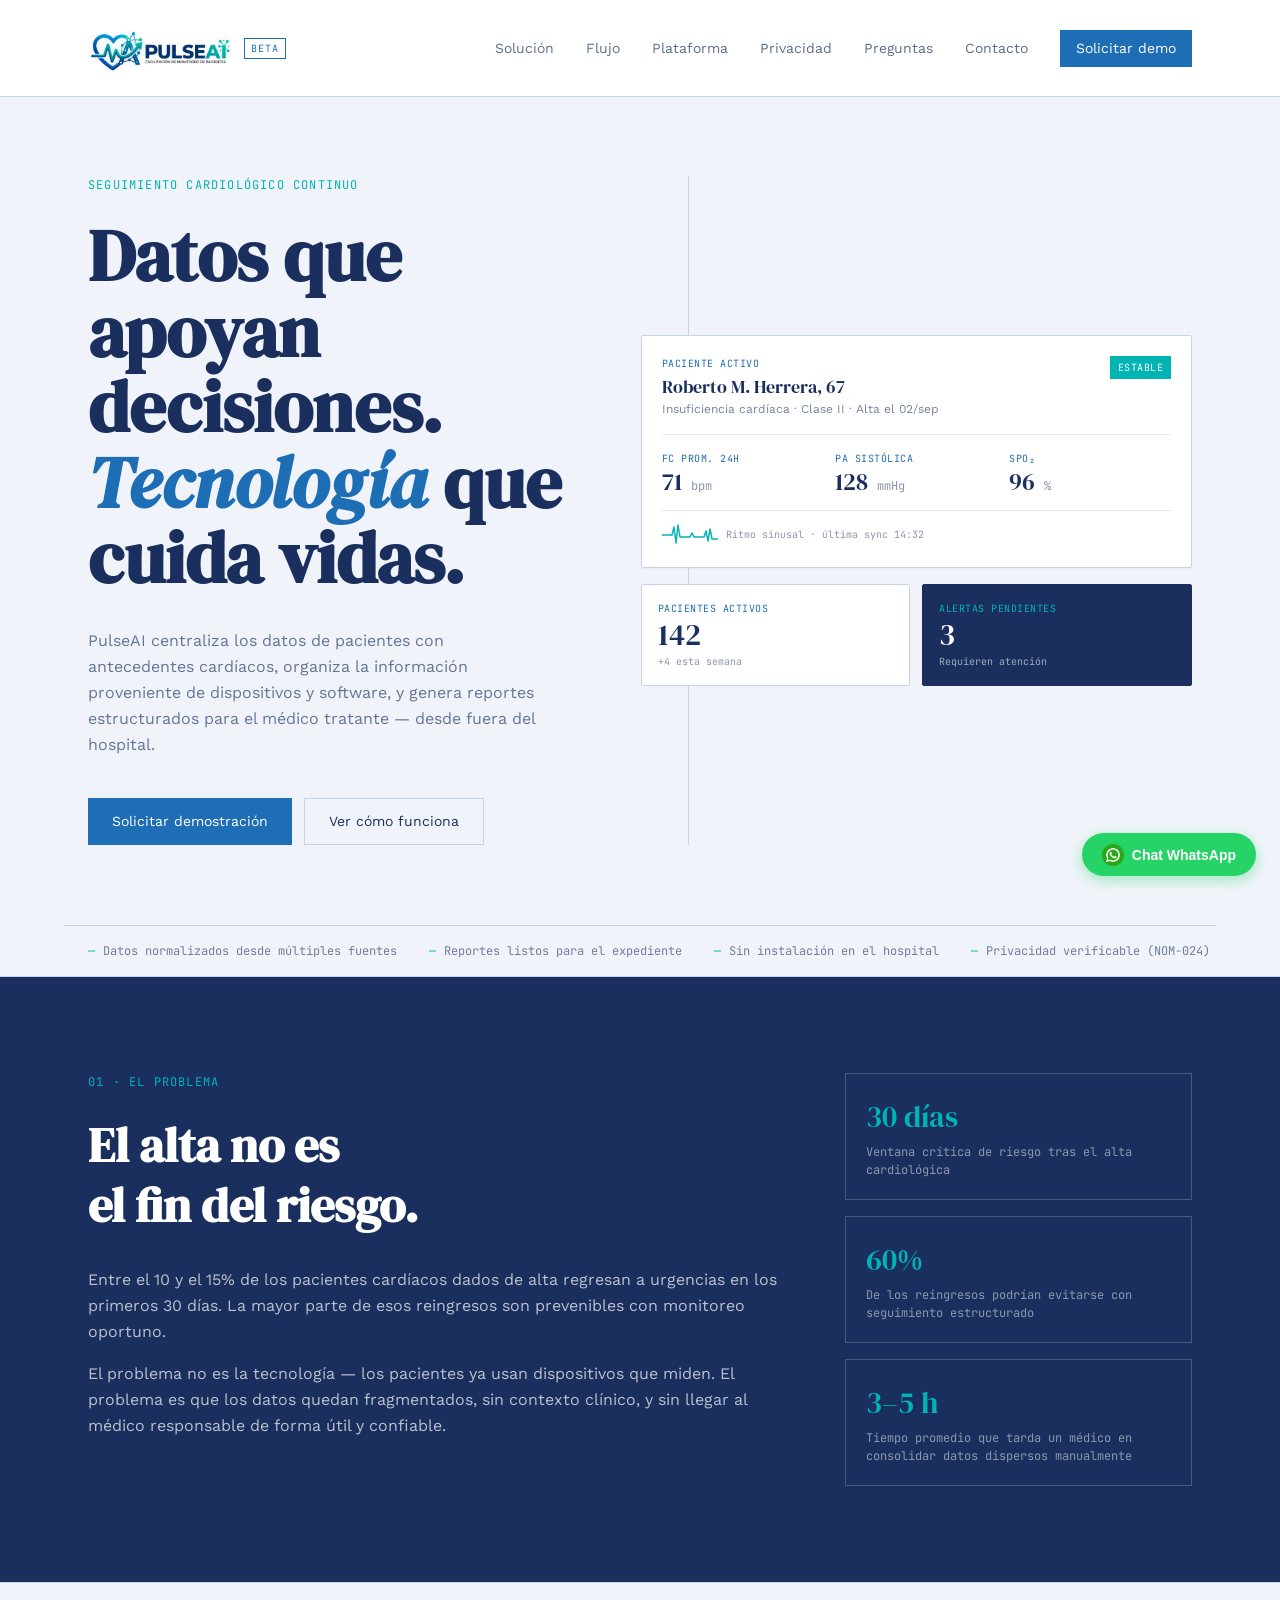
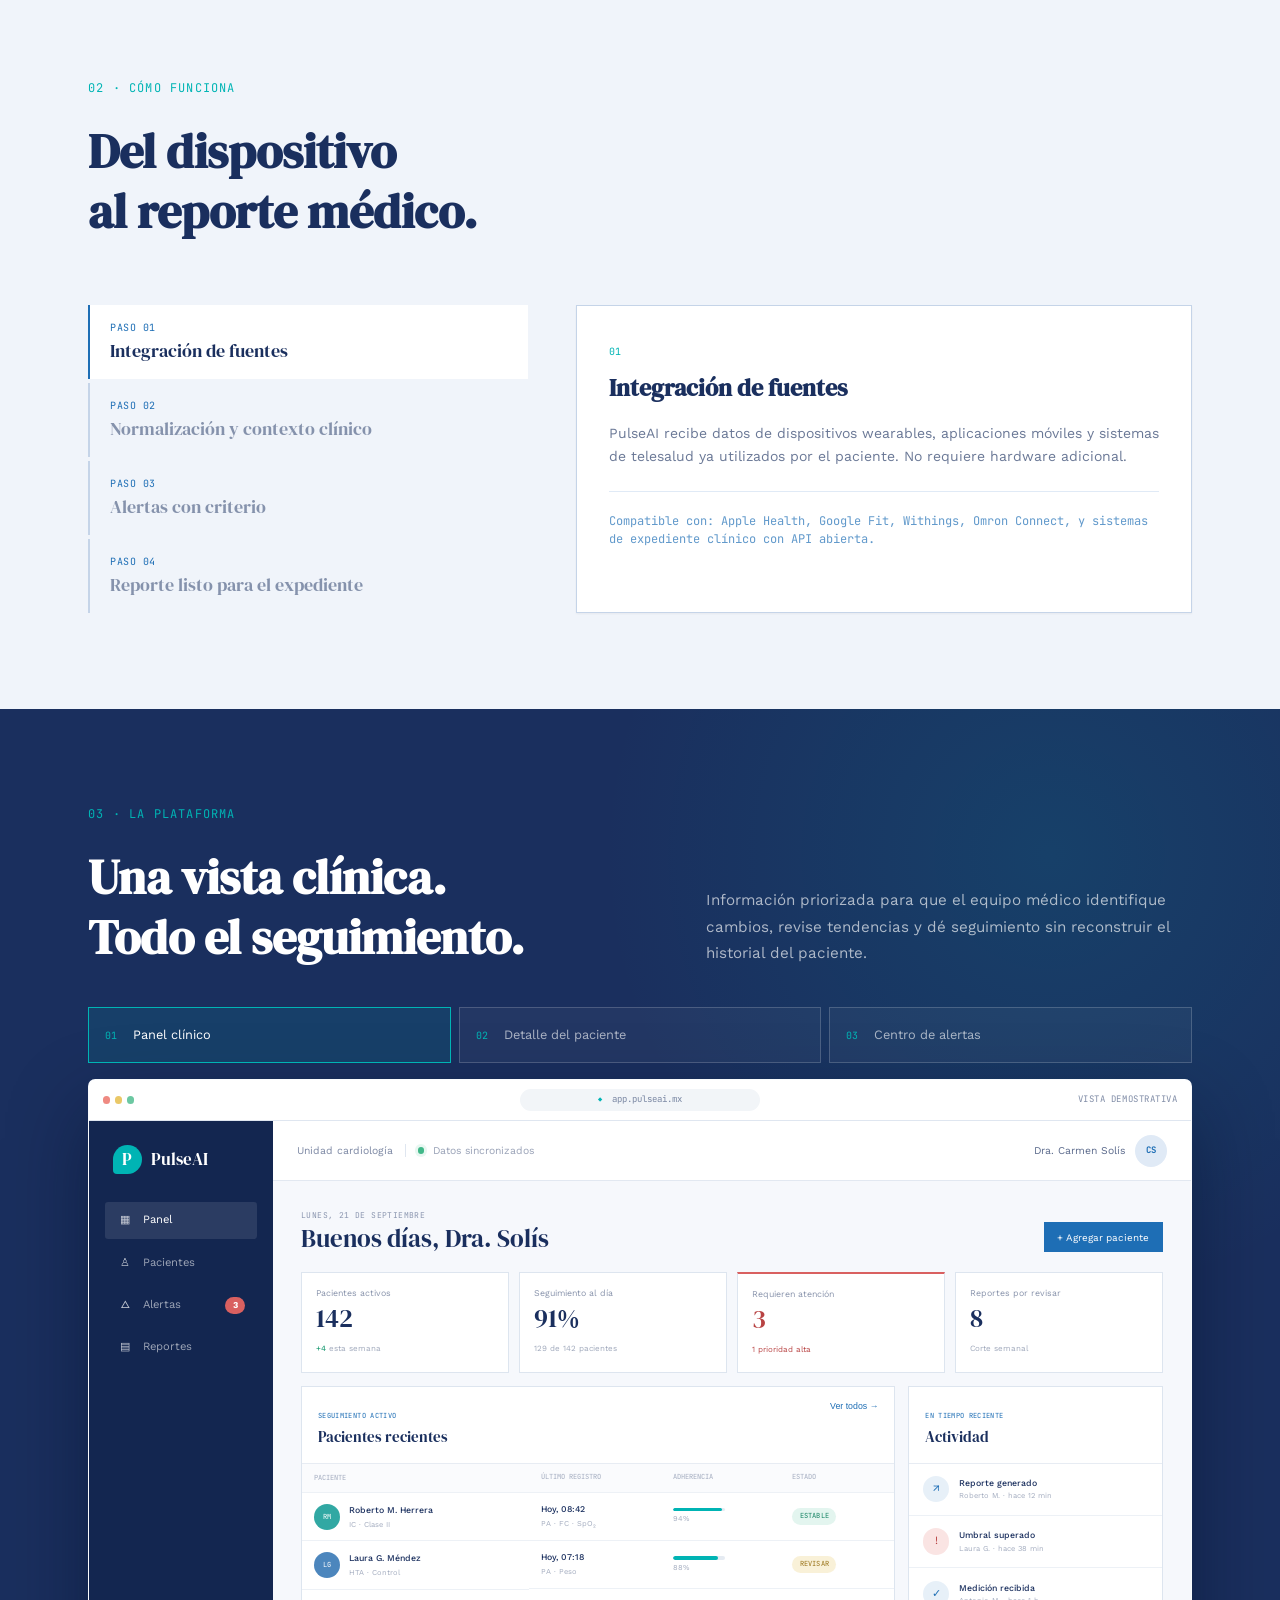
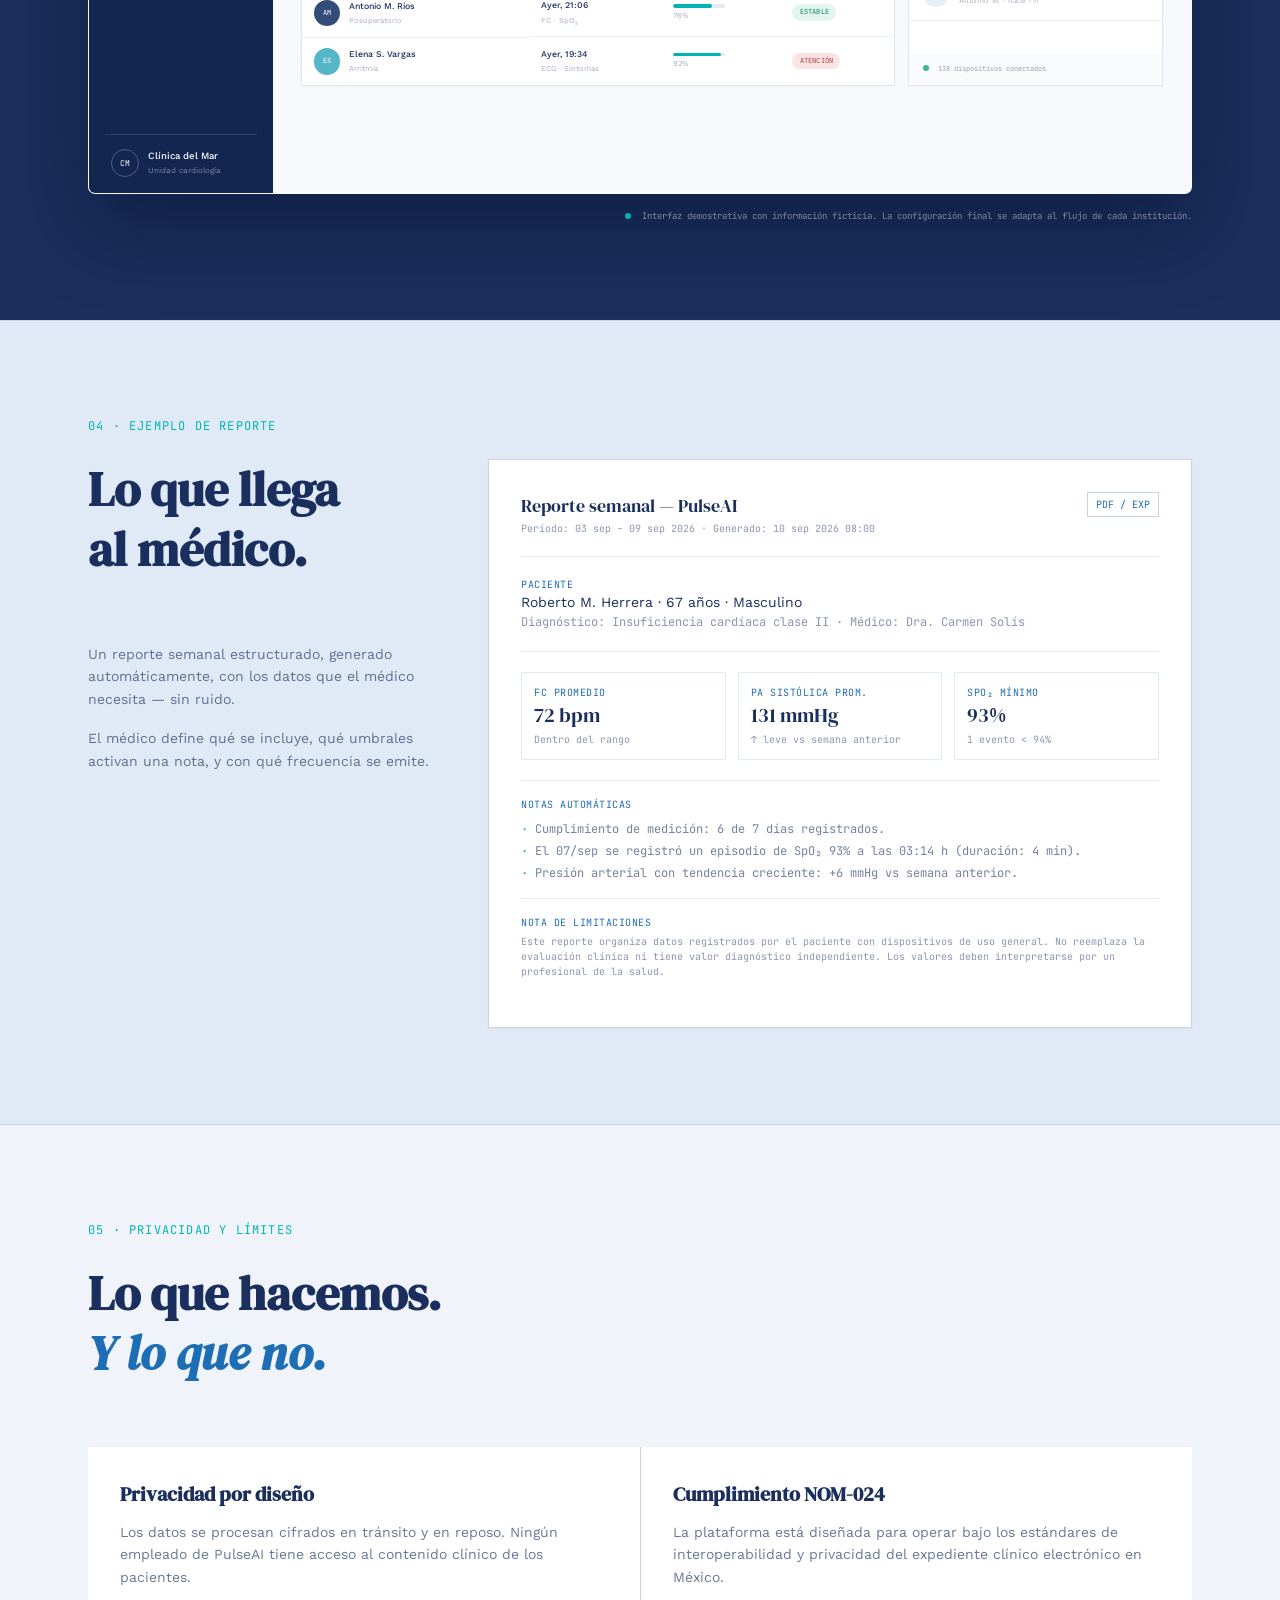
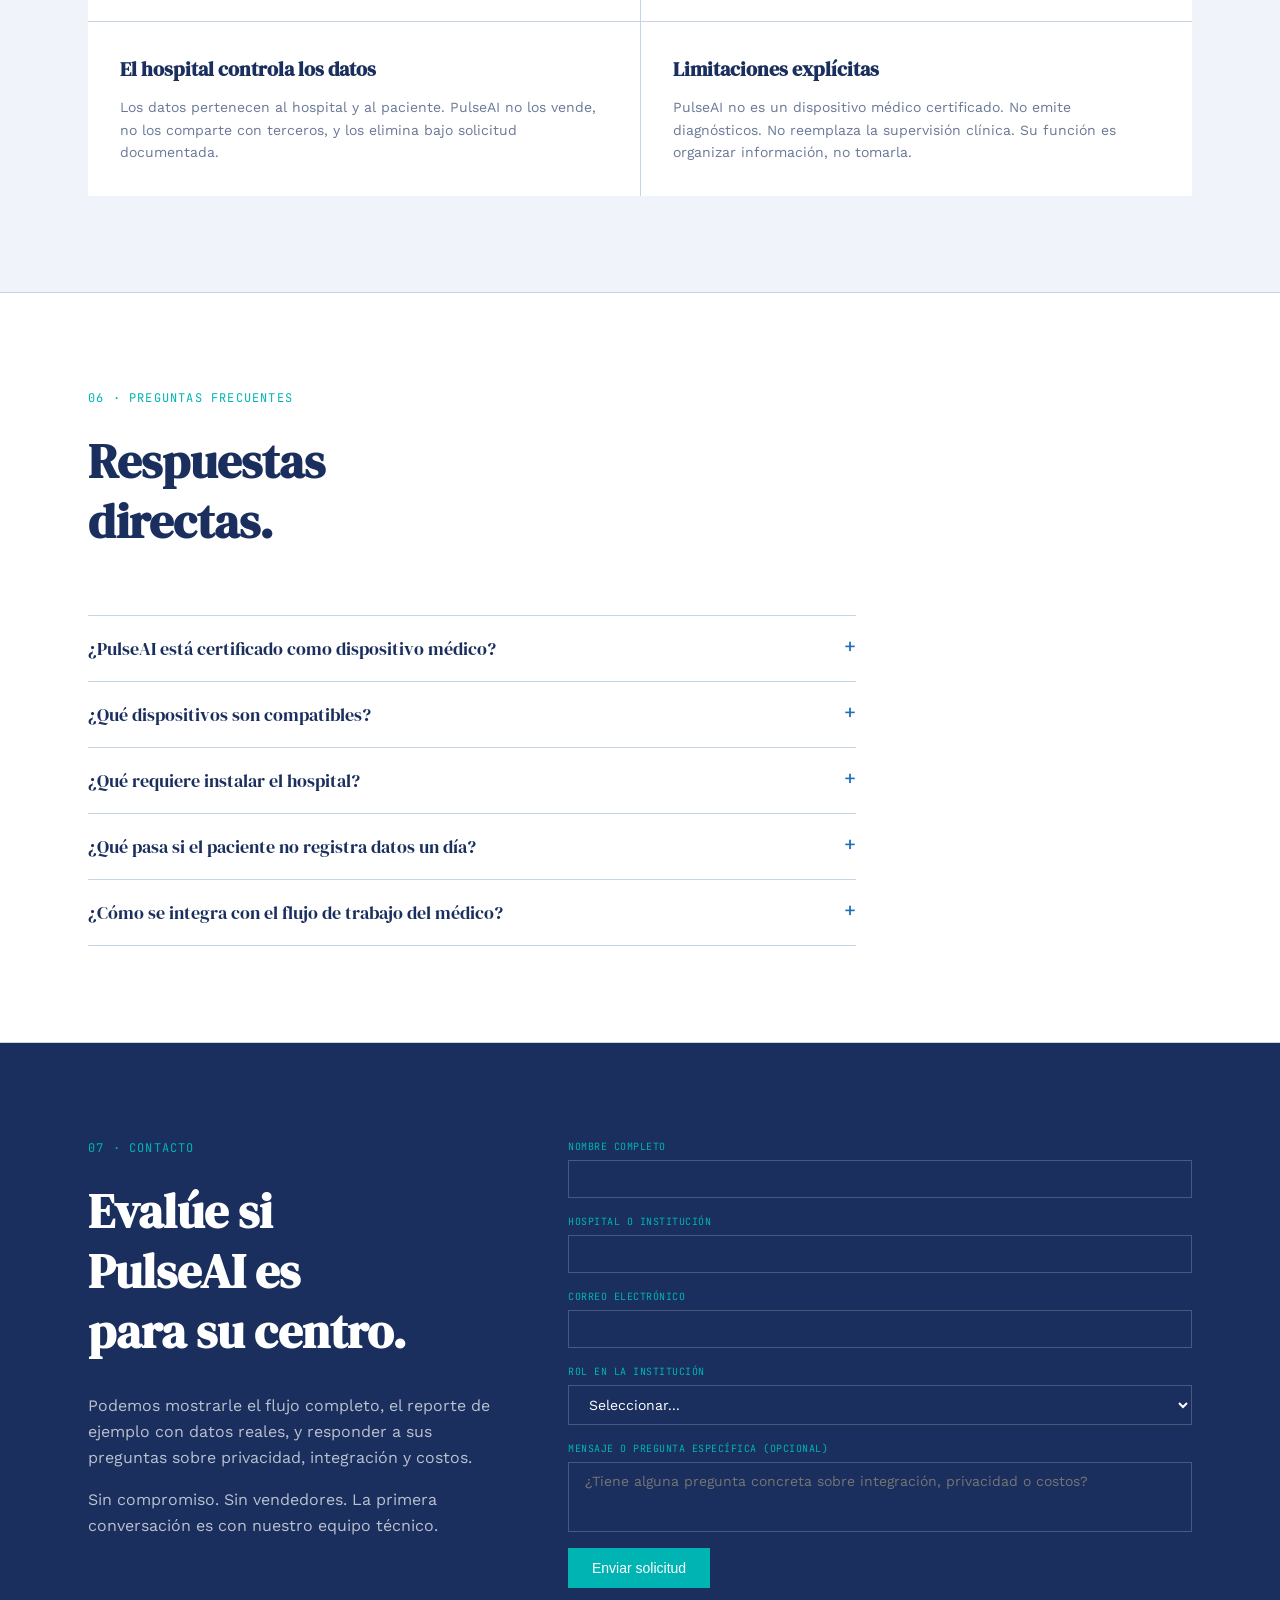
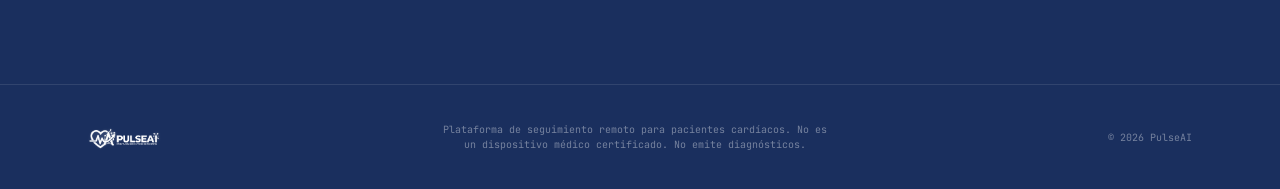
<file: PulseIN/PulseIN/index.html>
<!DOCTYPE html>
<html lang="es">
<head>
  <meta charset="UTF-8" />
  <meta name="viewport" content="width=device-width, initial-scale=1.0" />
  <title>PulseAI — Seguimiento cardiológico continuo</title>
  
  <!-- Fuentes de Google -->
  <link rel="preconnect" href="https://fonts.googleapis.com" />
  <link rel="preconnect" href="https://fonts.gstatic.com" crossorigin />
  <link href="https://fonts.googleapis.com/css2?family=DM+Serif+Display:ital@0;1&family=JetBrains+Mono:wght@400;500&family=Work+Sans:wght@300;400;500;600&display=swap" rel="stylesheet" />
  
  <!-- Hoja de Estilos -->
  <link rel="stylesheet" href="src/css/style.css">
  <link rel="stylesheet" href="src/css/whats.css">
</head>
<body>

  <!-- NAVEGACIÓN HEADER -->
  <header class="header">
    <div class="header-container">
      <a href="#" class="logo-group">
        <img src="src/imgs/pulseai-logo-sinfondo.png" alt="PulseAI" class="logo-img" />
        <span class="badge-beta">Beta</span>
      </a>

      <!-- Menú Desktop -->
      <nav class="nav-desktop">
        <a href="#solución">Solución</a>
        <a href="#flujo">Flujo</a>
        <a href="#plataforma">Plataforma</a>
        <a href="#privacidad">Privacidad</a>
        <a href="#preguntas">Preguntas</a>
        <a href="#contacto">Contacto</a>
        <a href="#contacto" class="btn-demo">Solicitar demo</a>
      </nav>

      <!-- Botón Menú Móvil -->
      <button id="menu-toggle" class="menu-toggle" aria-label="Menú">
        <svg id="menu-icon" width="20" height="20" viewBox="0 0 20 20" fill="currentColor">
          <path fill-rule="evenodd" d="M3 5a1 1 0 011-1h12a1 1 0 110 2H4a1 1 0 01-1-1zM3 10a1 1 0 011-1h12a1 1 0 110 2H4a1 1 0 01-1-1zM3 15a1 1 0 011-1h12a1 1 0 110 2H4a1 1 0 01-1-1z" clip-rule="evenodd" />
        </svg>
      </button>
    </div>

    <!-- Menú Desplegable Móvil -->
    <div id="nav-mobile" class="nav-mobile hidden">
      <a href="#solución" class="mobile-link">Solución</a>
      <a href="#flujo" class="mobile-link">Flujo</a>
      <a href="#plataforma" class="mobile-link">Plataforma</a>
      <a href="#privacidad" class="mobile-link">Privacidad</a>
      <a href="#preguntas" class="mobile-link">Preguntas</a>
      <a href="#contacto" class="mobile-link">Contacto</a>
      <a href="#contacto" class="btn-demo mobile-btn">Solicitar demo</a>
    </div>
  </header>

  <main>
    <!-- SECCIÓN HERO -->
    <section class="hero-section" id="solución">
      <div class="hero-container">
        
        <!-- Columna Izquierda -->
        <div class="hero-text">
          <p class="tagline">Seguimiento cardiológico continuo</p>
          <h1 class="hero-title">
            Datos que apoyan decisiones.<br />
            <span class="italic-blue">Tecnología</span> que<br />
            cuida vidas.
          </h1>
          <p class="hero-desc">
            PulseAI centraliza los datos de pacientes con antecedentes cardíacos,
            organiza la información proveniente de dispositivos y software, y
            genera reportes estructurados para el médico tratante — desde fuera del hospital.
          </p>
          <div class="hero-buttons">
            <a href="#contacto" class="btn-primary">Solicitar demostración</a>
            <a href="#flujo" class="btn-secondary">Ver cómo funciona</a>
          </div>
        </div>

        <!-- Divisor Vertical -->
        <div class="vertical-divider"></div>

        <!-- Columna Derecha / Card del Paciente -->
        <div class="hero-card-col">
          <div class="patient-card">
            <div class="patient-header">
              <div>
                <p class="card-subtitle">Paciente activo</p>
                <p class="patient-name">Roberto M. Herrera, 67</p>
                <p class="patient-info">Insuficiencia cardíaca · Clase II · Alta el 02/sep</p>
              </div>
              <span class="badge-stable">Estable</span>
            </div>

            <div class="metrics-grid">
              <div>
                <p class="metric-label">FC prom. 24h</p>
                <p class="metric-val">71 <span class="metric-unit">bpm</span></p>
              </div>
              <div>
                <p class="metric-label">PA sistólica</p>
                <p class="metric-val">128 <span class="metric-unit">mmHg</span></p>
              </div>
              <div>
                <p class="metric-label">SpO₂</p>
                <p class="metric-val">96 <span class="metric-unit">%</span></p>
              </div>
            </div>

            <div class="ecg-footer">
              <svg width="56" height="24" viewBox="0 0 56 24" fill="none">
                <polyline points="0,12 6,12 10,12 12,4 14,20 16,2 18,14 24,14 28,14 30,10 32,14 38,14 42,14 44,8 46,18 48,6 50,16 56,16" stroke="#00b4b4" stroke-width="1.5" fill="none" stroke-linejoin="round" />
              </svg>
              <p class="ecg-text">Ritmo sinusal · última sync 14:32</p>
            </div>
          </div>

          <!-- Mosaicos de Estadísticas -->
          <div class="stats-grid">
            <div class="stat-tile">
              <p class="stat-label">Pacientes activos</p>
              <p class="stat-val">142</p>
              <p class="stat-delta">+4 esta semana</p>
            </div>
            <div class="stat-tile stat-urgent">
              <p class="stat-label urgent-text">Alertas pendientes</p>
              <p class="stat-val">3</p>
              <p class="stat-delta urgent-subtext">Requieren atención</p>
            </div>
          </div>
        </div>

      </div>

      <!-- Ticker / Cinta inferior -->
      <div class="hero-ticker">
        <span class="ticker-item"><span class="cyan">—</span> Datos normalizados desde múltiples fuentes</span>
        <span class="ticker-item"><span class="cyan">—</span> Reportes listos para el expediente</span>
        <span class="ticker-item"><span class="cyan">—</span> Sin instalación en el hospital</span>
        <span class="ticker-item"><span class="cyan">—</span> Privacidad verificable (NOM-024)</span>
      </div>
    </section>

    <!-- SECCIÓN PROBLEMA -->
    <section class="section-dark">
      <div class="container">
        <div class="problem-grid">
          <div>
            <p class="section-tag">01 · El problema</p>
            <h2 class="section-title-light">El alta no es<br />el fin del riesgo.</h2>
            <p class="text-light">
              Entre el 10 y el 15% de los pacientes cardíacos dados de alta
              regresan a urgencias en los primeros 30 días. La mayor parte de
              esos reingresos son prevenibles con monitoreo oportuno.
            </p>
            <p class="text-light mt-4">
              El problema no es la tecnología — los pacientes ya usan
              dispositivos que miden. El problema es que los datos quedan
              fragmentados, sin contexto clínico, y sin llegar al médico
              responsable de forma útil y confiable.
            </p>
          </div>

          <div class="problem-stats">
            <div class="stat-box">
              <p class="stat-number">30 días</p>
              <p class="stat-desc">Ventana crítica de riesgo tras el alta cardiológica</p>
            </div>
            <div class="stat-box">
              <p class="stat-number">60%</p>
              <p class="stat-desc">De los reingresos podrían evitarse con seguimiento estructurado</p>
            </div>
            <div class="stat-box">
              <p class="stat-number">3–5 h</p>
              <p class="stat-desc">Tiempo promedio que tarda un médico en consolidar datos dispersos manualmente</p>
            </div>
          </div>
        </div>
      </div>
    </section>

    <!-- SECCIÓN FLUJO (CÓMO FUNCIONA) -->
    <section class="section-light" id="flujo">
      <div class="container">
        <p class="section-tag">02 · Cómo funciona</p>
        <h2 class="section-title">Del dispositivo<br />al reporte médico.</h2>
        
        <div class="flow-grid">
          <!-- Lista de Pasos Interactivos -->
          <div class="step-buttons">
            <button class="step-btn active" data-step="0">
              <span class="step-badge">Paso 01</span>
              <span class="step-title-text">Integración de fuentes</span>
            </button>
            <button class="step-btn" data-step="1">
              <span class="step-badge">Paso 02</span>
              <span class="step-title-text">Normalización y contexto clínico</span>
            </button>
            <button class="step-btn" data-step="2">
              <span class="step-badge">Paso 03</span>
              <span class="step-title-text">Alertas con criterio</span>
            </button>
            <button class="step-btn" data-step="3">
              <span class="step-badge">Paso 04</span>
              <span class="step-title-text">Reporte listo para el expediente</span>
            </button>
          </div>

          <!-- Tarjeta de Detalle del Paso -->
          <div class="flow-card">
            <span id="flow-num" class="flow-step-num">01</span>
            <h3 id="flow-title" class="flow-card-title">Integración de fuentes</h3>
            <p id="flow-desc" class="flow-card-desc">
              PulseAI recibe datos de dispositivos wearables, aplicaciones móviles y sistemas de telesalud ya utilizados por el paciente. No requiere hardware adicional.
            </p>
            <div class="flow-card-footer">
              <p id="flow-detail" class="flow-card-detail">
                Compatible con: Apple Health, Google Fit, Withings, Omron Connect, y sistemas de expediente clínico con API abierta.
              </p>
            </div>
          </div>
        </div>
      </div>
    </section>

    <!-- SHOWCASE DE LA PLATAFORMA -->
    <section class="showcase-section" id="plataforma">
      <div class="container">
        <div class="showcase-intro">
          <div>
            <p class="section-tag">03 · La plataforma</p>
            <h2 class="section-title-light showcase-title">Una vista clínica.<br />Todo el seguimiento.</h2>
          </div>
          <p class="showcase-lead">
            Información priorizada para que el equipo médico identifique cambios,
            revise tendencias y dé seguimiento sin reconstruir el historial del paciente.
          </p>
        </div>

        <div class="showcase-tabs" role="tablist" aria-label="Vistas de la plataforma PulseAI">
          <button class="showcase-tab active" type="button" role="tab" aria-selected="true" data-showcase="dashboard">
            <span class="showcase-tab-num">01</span>
            Panel clínico
          </button>
          <button class="showcase-tab" type="button" role="tab" aria-selected="false" data-showcase="patient">
            <span class="showcase-tab-num">02</span>
            Detalle del paciente
          </button>
          <button class="showcase-tab" type="button" role="tab" aria-selected="false" data-showcase="alerts">
            <span class="showcase-tab-num">03</span>
            Centro de alertas
          </button>
        </div>

        <div class="product-window">
          <div class="product-window-bar">
            <div class="window-dots" aria-hidden="true"><span></span><span></span><span></span></div>
            <div class="window-address"><span class="lock-mark">◆</span> app.pulseai.mx</div>
            <span class="window-demo">Vista demostrativa</span>
          </div>

          <div class="product-app">
            <aside class="product-sidebar">
              <div class="product-brand">
                <span class="brand-pulse">P</span>
                <span>PulseAI</span>
              </div>
              <nav class="product-nav" aria-label="Navegación de la demostración">
                <span class="product-nav-item active"><span>▦</span> Panel</span>
                <span class="product-nav-item"><span>♙</span> Pacientes</span>
                <span class="product-nav-item"><span>△</span> Alertas <b>3</b></span>
                <span class="product-nav-item"><span>▤</span> Reportes</span>
              </nav>
              <div class="sidebar-clinic">
                <span class="clinic-avatar">CM</span>
                <span><strong>Clínica del Mar</strong><small>Unidad cardiología</small></span>
              </div>
            </aside>

            <div class="product-content">
              <div class="product-topbar">
                <div><span class="topbar-location">Unidad cardiología</span><span class="sync-status"><i></i> Datos sincronizados</span></div>
                <div class="doctor-profile"><span>Dra. Carmen Solís</span><b>CS</b></div>
              </div>

              <div class="showcase-screen active" data-screen="dashboard">
                <div class="screen-heading">
                  <div><p class="screen-eyebrow">Lunes, 21 de septiembre</p><h3>Buenos días, Dra. Solís</h3></div>
                  <button class="mock-action" type="button">+ Agregar paciente</button>
                </div>
                <div class="dashboard-kpis">
                  <article class="dashboard-kpi"><span>Pacientes activos</span><strong>142</strong><small><b>+4</b> esta semana</small></article>
                  <article class="dashboard-kpi"><span>Seguimiento al día</span><strong>91%</strong><small>129 de 142 pacientes</small></article>
                  <article class="dashboard-kpi alert"><span>Requieren atención</span><strong>3</strong><small>1 prioridad alta</small></article>
                  <article class="dashboard-kpi"><span>Reportes por revisar</span><strong>8</strong><small>Corte semanal</small></article>
                </div>
                <div class="dashboard-layout">
                  <div class="mock-panel patients-panel">
                    <div class="mock-panel-header"><div><span class="mock-label">Seguimiento activo</span><h4>Pacientes recientes</h4></div><button type="button">Ver todos →</button></div>
                    <div class="patient-table-wrap">
                      <table class="patient-table">
                        <thead><tr><th>Paciente</th><th>Último registro</th><th>Adherencia</th><th>Estado</th></tr></thead>
                        <tbody>
                          <tr><td><span class="table-avatar teal">RM</span><span><strong>Roberto M. Herrera</strong><small>IC · Clase II</small></span></td><td><strong>Hoy, 08:42</strong><small>PA · FC · SpO₂</small></td><td><span class="progress-track"><i style="width: 94%"></i></span><small>94%</small></td><td><span class="status-pill stable">Estable</span></td></tr>
                          <tr><td><span class="table-avatar blue">LG</span><span><strong>Laura G. Méndez</strong><small>HTA · Control</small></span></td><td><strong>Hoy, 07:18</strong><small>PA · Peso</small></td><td><span class="progress-track"><i style="width: 88%"></i></span><small>88%</small></td><td><span class="status-pill review">Revisar</span></td></tr>
                          <tr><td><span class="table-avatar navy">AM</span><span><strong>Antonio M. Ríos</strong><small>Posoperatorio</small></span></td><td><strong>Ayer, 21:06</strong><small>FC · SpO₂</small></td><td><span class="progress-track"><i style="width: 76%"></i></span><small>76%</small></td><td><span class="status-pill stable">Estable</span></td></tr>
                          <tr><td><span class="table-avatar cyan">ES</span><span><strong>Elena S. Vargas</strong><small>Arritmia</small></span></td><td><strong>Ayer, 19:34</strong><small>ECG · Síntomas</small></td><td><span class="progress-track"><i style="width: 92%"></i></span><small>92%</small></td><td><span class="status-pill attention">Atención</span></td></tr>
                        </tbody>
                      </table>
                    </div>
                  </div>
                  <aside class="mock-panel activity-panel">
                    <div class="mock-panel-header"><div><span class="mock-label">En tiempo reciente</span><h4>Actividad</h4></div></div>
                    <div class="activity-item"><span class="activity-icon">↗</span><p><strong>Reporte generado</strong><small>Roberto M. · hace 12 min</small></p></div>
                    <div class="activity-item"><span class="activity-icon warning">!</span><p><strong>Umbral superado</strong><small>Laura G. · hace 38 min</small></p></div>
                    <div class="activity-item"><span class="activity-icon">✓</span><p><strong>Medición recibida</strong><small>Antonio M. · hace 1 h</small></p></div>
                    <div class="activity-footer"><span><i></i> 138 dispositivos conectados</span></div>
                  </aside>
                </div>
              </div>

              <div class="showcase-screen" data-screen="patient" hidden>
                <div class="patient-breadcrumb">Pacientes <span>/</span> Roberto M. Herrera</div>
                <div class="patient-profile-head">
                  <div class="patient-identity"><span class="profile-avatar">RH</span><div><span class="status-pill stable">Estable</span><h3>Roberto M. Herrera</h3><p>67 años · Insuficiencia cardíaca clase II · ID PA-01842</p></div></div>
                  <button class="mock-action secondary" type="button">Generar reporte</button>
                </div>
                <div class="patient-vitals">
                  <article><span>Frecuencia cardíaca</span><strong>71 <small>bpm</small></strong><em>↘ 2 vs. promedio</em></article>
                  <article><span>Presión arterial</span><strong>128/82 <small>mmHg</small></strong><em>Dentro de rango</em></article>
                  <article><span>Saturación de O₂</span><strong>96 <small>%</small></strong><em>Sin cambios</em></article>
                  <article><span>Peso</span><strong>78.4 <small>kg</small></strong><em>+0.3 esta semana</em></article>
                </div>
                <div class="patient-detail-grid">
                  <div class="mock-panel trend-panel">
                    <div class="mock-panel-header"><div><span class="mock-label">Últimos 7 días</span><h4>Frecuencia cardíaca</h4></div><span class="chart-legend"><i></i> Promedio diario</span></div>
                    <div class="chart-summary"><strong>72 <small>bpm</small></strong><span>Promedio del período</span></div>
                    <svg class="trend-chart" viewBox="0 0 640 190" role="img" aria-label="Tendencia estable de frecuencia cardíaca durante siete días">
                      <defs><linearGradient id="chartFill" x1="0" y1="0" x2="0" y2="1"><stop offset="0" stop-color="#1e6eb5" stop-opacity=".2"/><stop offset="1" stop-color="#1e6eb5" stop-opacity="0"/></linearGradient></defs>
                      <g class="chart-grid"><line x1="48" y1="25" x2="620" y2="25"/><line x1="48" y1="75" x2="620" y2="75"/><line x1="48" y1="125" x2="620" y2="125"/></g>
                      <path class="chart-area" d="M48 112 C90 100,110 116,145 91 S205 68,240 84 S300 105,335 79 S405 57,430 70 S490 99,525 77 S580 61,620 66 L620 150 L48 150 Z"/>
                      <path class="chart-line" d="M48 112 C90 100,110 116,145 91 S205 68,240 84 S300 105,335 79 S405 57,430 70 S490 99,525 77 S580 61,620 66"/>
                      <g class="chart-days"><text x="48" y="180">Lun</text><text x="142" y="180">Mar</text><text x="236" y="180">Mié</text><text x="330" y="180">Jue</text><text x="424" y="180">Vie</text><text x="518" y="180">Sáb</text><text x="602" y="180">Dom</text></g>
                    </svg>
                  </div>
                  <aside class="mock-panel followup-panel">
                    <div class="mock-panel-header"><div><span class="mock-label">Plan de seguimiento</span><h4>Hoy</h4></div></div>
                    <div class="followup-row done"><span>✓</span><p><strong>Presión arterial</strong><small>Registrada · 08:42</small></p></div>
                    <div class="followup-row done"><span>✓</span><p><strong>Peso corporal</strong><small>Registrado · 08:44</small></p></div>
                    <div class="followup-row pending"><span>3</span><p><strong>Medicamentos</strong><small>Próximo · 20:00</small></p></div>
                    <div class="adherence-box"><span>Adherencia semanal</span><strong>94%</strong><div class="progress-track"><i style="width: 94%"></i></div></div>
                  </aside>
                </div>
              </div>

              <div class="showcase-screen" data-screen="alerts" hidden>
                <div class="screen-heading">
                  <div><p class="screen-eyebrow">Priorización clínica</p><h3>Centro de alertas</h3></div>
                  <div class="alert-filters"><button class="active" type="button">Pendientes <b>3</b></button><button type="button">Resueltas</button></div>
                </div>
                <div class="alerts-layout">
                  <div class="alert-list">
                    <button class="alert-list-item selected" type="button"><span class="alert-priority high"></span><div><span class="mock-label">Prioridad alta · hace 38 min</span><strong>Presión sistólica fuera de umbral</strong><small>Laura G. Méndez · 74 años</small></div><b>›</b></button>
                    <button class="alert-list-item" type="button"><span class="alert-priority medium"></span><div><span class="mock-label">Prioridad media · hace 2 h</span><strong>SpO₂ debajo de 94%</strong><small>Elena S. Vargas · 63 años</small></div><b>›</b></button>
                    <button class="alert-list-item" type="button"><span class="alert-priority low"></span><div><span class="mock-label">Seguimiento · hace 5 h</span><strong>Sin registro por 48 horas</strong><small>José A. Pineda · 69 años</small></div><b>›</b></button>
                  </div>
                  <div class="mock-panel alert-detail">
                    <div class="alert-detail-head"><div><span class="status-pill attention">Prioridad alta</span><h4>Presión sistólica fuera de umbral</h4><p>Detectada hoy a las 08:04</p></div><button type="button">•••</button></div>
                    <div class="alert-patient"><span class="table-avatar blue">LG</span><div><strong>Laura G. Méndez</strong><small>74 años · Hipertensión arterial</small></div><button type="button">Ver perfil →</button></div>
                    <div class="alert-reading"><div><span>Lectura detectada</span><strong>158/94 <small>mmHg</small></strong></div><div><span>Umbral configurado</span><strong>&gt; 150 <small>sistólica</small></strong></div></div>
                    <div class="mini-trend"><div><span>Tendencia de 7 días</span><b>+12 mmHg</b></div><svg viewBox="0 0 400 70" role="img" aria-label="Tendencia creciente de presión"><path d="M4 58 C48 56,60 44,99 48 S152 42,188 44 S238 35,276 38 S330 22,396 10"/></svg></div>
                    <div class="alert-context"><span class="mock-label">Contexto automático</span><p>Tres lecturas por encima del rango durante los últimos siete días. La adherencia de medicación registrada es del 86%.</p></div>
                    <div class="alert-actions"><button class="resolve-btn" type="button">Marcar como revisada</button><button class="outline-btn" type="button">Agregar nota</button></div>
                  </div>
                </div>
              </div>
            </div>
          </div>
        </div>

        <p class="showcase-caption"><span></span> Interfaz demostrativa con información ficticia. La configuración final se adapta al flujo de cada institución.</p>
      </div>
    </section>

    <!-- SECCIÓN EJEMPLO DE REPORTE -->
    <section class="section-blue-soft">
      <div class="container">
        <p class="section-tag">04 · Ejemplo de reporte</p>
        <div class="report-grid">
          <div>
            <h2 class="section-title">Lo que llega<br />al médico.</h2>
            <p class="text-dark">
              Un reporte semanal estructurado, generado automáticamente, con
              los datos que el médico necesita — sin ruido.
            </p>
            <p class="text-dark mt-4">
              El médico define qué se incluye, qué umbrales activan una nota,
              y con qué frecuencia se emite.
            </p>
          </div>

          <!-- Tarjeta del Reporte -->
          <div class="report-card">
            <div class="report-header">
              <div>
                <p class="report-title-text">Reporte semanal — PulseAI</p>
                <p class="report-date">Período: 03 sep – 09 sep 2026 · Generado: 10 sep 2026 08:00</p>
              </div>
              <span class="report-badge">PDF / EXP</span>
            </div>

            <div class="report-patient-info">
              <p class="report-subtag">Paciente</p>
              <p class="report-p-name">Roberto M. Herrera · 67 años · Masculino</p>
              <p class="report-p-doc">Diagnóstico: Insuficiencia cardíaca clase II · Médico: Dra. Carmen Solís</p>
            </div>

            <div class="report-metrics-grid">
              <div class="report-metric-box">
                <p class="report-subtag">FC promedio</p>
                <p class="report-val">72 bpm</p>
                <p class="report-note">Dentro del rango</p>
              </div>
              <div class="report-metric-box">
                <p class="report-subtag">PA sistólica prom.</p>
                <p class="report-val">131 mmHg</p>
                <p class="report-note">↑ leve vs semana anterior</p>
              </div>
              <div class="report-metric-box">
                <p class="report-subtag">SpO₂ mínimo</p>
                <p class="report-val">93%</p>
                <p class="report-note">1 evento &lt; 94%</p>
              </div>
            </div>

            <div class="report-section">
              <p class="report-subtag mb-2">Notas automáticas</p>
              <p class="report-bullet"><span class="cyan">·</span> Cumplimiento de medición: 6 de 7 días registrados.</p>
              <p class="report-bullet"><span class="cyan">·</span> El 07/sep se registró un episodio de SpO₂ 93% a las 03:14 h (duración: 4 min).</p>
              <p class="report-bullet"><span class="cyan">·</span> Presión arterial con tendencia creciente: +6 mmHg vs semana anterior.</p>
            </div>

            <div class="report-section">
              <p class="report-subtag mb-1">Nota de limitaciones</p>
              <p class="report-disclaimer">
                Este reporte organiza datos registrados por el paciente con dispositivos de uso general.
                No reemplaza la evaluación clínica ni tiene valor diagnóstico independiente.
                Los valores deben interpretarse por un profesional de la salud.
              </p>
            </div>
          </div>
        </div>
      </div>
    </section>

    <!-- SECCIÓN PRIVACIDAD -->
    <section class="section-light" id="privacidad">
      <div class="container">
        <p class="section-tag">05 · Privacidad y límites</p>
        <h2 class="section-title">Lo que hacemos.<br /><span class="italic-blue">Y lo que no.</span></h2>
        
        <div class="privacy-grid">
          <div class="privacy-card">
            <h3 class="privacy-card-title">Privacidad por diseño</h3>
            <p class="text-dark">Los datos se procesan cifrados en tránsito y en reposo. Ningún empleado de PulseAI tiene acceso al contenido clínico de los pacientes.</p>
          </div>
          <div class="privacy-card">
            <h3 class="privacy-card-title">Cumplimiento NOM-024</h3>
            <p class="text-dark">La plataforma está diseñada para operar bajo los estándares de interoperabilidad y privacidad del expediente clínico electrónico en México.</p>
          </div>
          <div class="privacy-card">
            <h3 class="privacy-card-title">El hospital controla los datos</h3>
            <p class="text-dark">Los datos pertenecen al hospital y al paciente. PulseAI no los vende, no los comparte con terceros, y los elimina bajo solicitud documentada.</p>
          </div>
          <div class="privacy-card">
            <h3 class="privacy-card-title">Limitaciones explícitas</h3>
            <p class="text-dark">PulseAI no es un dispositivo médico certificado. No emite diagnósticos. No reemplaza la supervisión clínica. Su función es organizar información, no tomarla.</p>
          </div>
        </div>
      </div>
    </section>

    <!-- SECCIÓN FAQ -->
    <section class="section-white" id="preguntas">
      <div class="container">
        <p class="section-tag">06 · Preguntas frecuentes</p>
        <h2 class="section-title">Respuestas<br />directas.</h2>

        <div class="faq-list">
          <div class="faq-item">
            <button class="faq-question">
              <span>¿PulseAI está certificado como dispositivo médico?</span>
              <span class="faq-icon">+</span>
            </button>
            <div class="faq-answer hidden">
              <p>No. PulseAI es una plataforma de organización y reporte de datos, no un dispositivo médico. No emite diagnósticos ni recomendaciones clínicas. Los datos que presenta deben ser interpretados por un profesional.</p>
            </div>
          </div>

          <div class="faq-item">
            <button class="faq-question">
              <span>¿Qué dispositivos son compatibles?</span>
              <span class="faq-icon">+</span>
            </button>
            <div class="faq-answer hidden">
              <p>En fase beta: Apple Health, Google Fit, Withings, Omron Connect y dispositivos con Bluetooth estándar. Estamos expandiendo compatibilidad con sistemas de expediente clínico. Consulte disponibilidad según su infraestructura.</p>
            </div>
          </div>

          <div class="faq-item">
            <button class="faq-question">
              <span>¿Qué requiere instalar el hospital?</span>
              <span class="faq-icon">+</span>
            </button>
            <div class="faq-answer hidden">
              <p>Nada en sus servidores. PulseAI opera en la nube. La configuración se realiza desde un portal web. El paciente instala una aplicación en su teléfono antes del alta.</p>
            </div>
          </div>

          <div class="faq-item">
            <button class="faq-question">
              <span>¿Qué pasa si el paciente no registra datos un día?</span>
              <span class="faq-icon">+</span>
            </button>
            <div class="faq-answer hidden">
              <p>El sistema registra el incumplimiento en el reporte y puede enviar un recordatorio al paciente. El médico decide si un día sin datos amerita una acción.</p>
            </div>
          </div>

          <div class="faq-item">
            <button class="faq-question">
              <span>¿Cómo se integra con el flujo de trabajo del médico?</span>
              <span class="faq-icon">+</span>
            </button>
            <div class="faq-answer hidden">
              <p>El médico recibe reportes por correo o accede al portal. No es necesario revisar el sistema en tiempo real. Las alertas relevantes llegan directamente a quien corresponde.</p>
            </div>
          </div>
        </div>
      </div>
    </section>

    <!-- SECCIÓN CONTACTO -->
    <section class="section-dark" id="contacto">
      <div class="container">
        <div class="contact-grid">
          <div>
            <p class="section-tag">07 · Contacto</p>
            <h2 class="section-title-light">Evalúe si<br />PulseAI es<br />para su centro.</h2>
            <p class="text-light">
              Podemos mostrarle el flujo completo, el reporte de ejemplo con datos
              reales, y responder a sus preguntas sobre privacidad, integración y costos.
            </p>
            <p class="text-light mt-4">
              Sin compromiso. Sin vendedores. La primera conversación es con nuestro equipo técnico.
            </p>
          </div>

          <div>
            <!-- Formulario de Contacto -->
            <form id="contact-form" class="contact-form">
              <div class="form-group">
                <label class="form-label">Nombre completo</label>
                <input type="text" name="nombre" required class="form-input" />
              </div>

              <div class="form-group">
                <label class="form-label">Hospital o institución</label>
                <input type="text" name="hospital" required class="form-input" />
              </div>

              <div class="form-group">
                <label class="form-label">Correo electrónico</label>
                <input type="email" name="correo" required class="form-input" />
              </div>

              <div class="form-group">
                <label class="form-label">Rol en la institución</label>
                <select name="rol" required class="form-select">
                  <option value="">Seleccionar...</option>
                  <option>Dirección clínica</option>
                  <option>Administración</option>
                  <option>Sistemas / TI</option>
                  <option>Innovación</option>
                  <option>Médico tratante</option>
                  <option>Otro</option>
                </select>
              </div>

              <div class="form-group">
                <label class="form-label">Mensaje o pregunta específica (opcional)</label>
                <textarea name="mensaje" rows="3" class="form-textarea" placeholder="¿Tiene alguna pregunta concreta sobre integración, privacidad o costos?"></textarea>
              </div>

              <button type="submit" class="btn-cyan">Enviar solicitud</button>
            </form>

            <!-- Mensaje de confirmación (oculto por defecto) -->
            <div id="contact-success" class="contact-success hidden">
              <p class="success-title">Recibido.</p>
              <p class="success-subtitle">Le escribiremos en menos de 24 horas hábiles.</p>
            </div>
          </div>
        </div>
      </div>
    </section>
  </main>
  
  <!-- FOOTER -->
  <footer class="footer">
    <div class="container footer-container">
      <img src="src/imgs/pulseai-logo-sinfondo.png" alt="PulseAI" class="footer-logo" />
      <p class="footer-disclaimer">
        Plataforma de seguimiento remoto para pacientes cardíacos. No es un
        dispositivo médico certificado. No emite diagnósticos.
      </p>
      <p class="footer-copy">© 2026 PulseAI</p>
    </div>
  </footer>

  <!-- CONTACTO DE WHATSAPP -->
   <div class="wa-widget">
    <div id="wa-form-container" class="wa-form-container hidden">
      <p class="wa-tittle">Escribenos por WhatsAPP</p>
      <textarea id="wa-message" class="wa-input" rows="3" placeholder="Hola, nos interesa recibir más información sobre su software"></textarea>
      <button id="wa-send" class="wa-btn-send">Enviar mensaje</button>
    </div>
    <button id="wa-toggle" class="wa-btn-toggle">
      <img src="src/imgs/whats/whatsapp.png" alt="logo de whatsapp" class="wa-btn-icon"/>
      <span>Chat WhatsApp</span>
    </button>
   </div>

  <!-- Script JS interactivo -->
  <script src="src/js/script.js"></script>
  <script src="src/js/whats.js"></script>
</body>
</html>
</file>
<file: PulseIN/PulseIN/src/css/style.css>
/* RESET BÁSICO Y VARIABLES */
* {
  margin: 0;
  padding: 0;
  box-sizing: border-box;
  scrollbar-width: none;
  -ms-overflow-style: none;
}

*::-webkit-scrollbar {
  display: none;
}

:root {
  --navy: #1a2f5e;
  --blue: #1e6eb5;
  --cyan: #00b4b4;
  --bg-light: #f0f4fa;
  --border-color: #c5d4e8;
  --soft-blue: #e0eaf6;
  --font-body: 'Work Sans', sans-serif;
  --font-display: 'DM Serif Display', serif;
  --font-mono: 'JetBrains Mono', monospace;
}

html {
  scroll-behavior: smooth;
  height: 100%;
}

body {
  background-color: var(--bg-light);
  color: var(--navy);
  font-family: var(--font-body);
  line-height: 1.5;
}

/* CLASES DE UTILIDAD GENERAL */
.hidden { display: none !important; }
.mt-4 { margin-top: 1rem; }
.mb-1 { margin-bottom: 0.25rem; }
.mb-2 { margin-bottom: 0.5rem; }
.cyan { color: var(--cyan); }
.italic-blue { font-style: italic; color: var(--blue); }

.container {
  max-width: 72rem; /* 1152px */
  margin: 0 auto;
  padding: 0 1.5rem;
}

/* HEADER Y NAVEGACIÓN */
.header {
  position: fixed;
  top: 0;
  left: 0;
  right: 0;
  z-index: 50;
  background-color: rgba(255, 255, 255, 0.95);
  backdrop-filter: blur(4px);
  border-bottom: 1px solid var(--border-color);
}

.header-container {
  max-width: 72rem;
  margin: 0 auto;
  padding: 0 1.5rem;
  height: 6rem; /* 96px */
  display: flex;
  align-items: center;
  justify-content: space-between;
}

.logo-group {
  display: flex;
  align-items: center;
  gap: 0.625rem;
  text-decoration: none;
}

.logo-img {
  height: 5rem;
  width: auto;
  object-fit: contain;
}

.badge-beta {
  font-family: var(--font-mono);
  font-size: 10px;
  color: var(--blue);
  letter-spacing: 0.1em;
  text-transform: uppercase;
  border: 1px solid var(--blue);
  padding: 0.125rem 0.375rem;
}

.nav-desktop {
  display: none;
  align-items: center;
  gap: 2rem;
}

.nav-desktop a {
  text-decoration: none;
  font-size: 0.875rem;
  color: rgba(26, 47, 94, 0.7);
  transition: color 0.2s;
}

.nav-desktop a:hover {
  color: var(--navy);
}

.btn-demo {
  background-color: var(--blue) !important;
  color: #fff !important;
  padding: 0.5rem 1rem;
  transition: background-color 0.2s;
}

.btn-demo:hover {
  background-color: var(--navy) !important;
}

.menu-toggle {
  display: block;
  background: none;
  border: none;
  color: var(--navy);
  cursor: pointer;
}

.nav-mobile {
  border-top: 1px solid var(--border-color);
  background-color: #fff;
  padding: 1rem 1.5rem;
  display: flex;
  flex-direction: column;
  gap: 1rem;
}

.mobile-link {
  text-decoration: none;
  font-size: 0.875rem;
  color: rgba(26, 47, 94, 0.7);
}

.mobile-btn {
  text-align: center;
  display: block;
}

@media (min-width: 960px) {
  .nav-desktop { display: flex; }
  .menu-toggle { display: none; }
  .nav-mobile { display: none !important; }
}

/* SECCIÓN HERO */
.hero-section {
  padding-top: 6rem;
  min-height: 100vh;
  display: flex;
  flex-direction: column;
  background-color: var(--bg-light);
}

.hero-container {
  flex: 1;
  max-width: 72rem;
  margin: 0 auto;
  padding: 5rem 1.5rem;
  display: grid;
  grid-template-columns: 1fr;
  gap: 3rem;
  align-items: center;
}

@media (min-width: 768px) {
  .hero-container {
    grid-template-columns: 1fr 1px 1fr;
    gap: 0;
  }
}

.hero-text {
  padding-right: 0;
}

@media (min-width: 768px) {
  .hero-text { padding-right: 3rem; }
}

.tagline {
  font-family: var(--font-mono);
  font-size: 0.75rem;
  color: var(--cyan);
  letter-spacing: 0.1em;
  text-transform: uppercase;
  margin-bottom: 1.5rem;
}

.hero-title {
  font-family: var(--font-display);
  font-size: 3rem;
  line-height: 1.05;
  margin-bottom: 2rem;
  color: var(--navy);
}

@media (min-width: 768px) { .hero-title { font-size: 3.75rem; } }
@media (min-width: 1024px) { .hero-title { font-size: 4.5rem; } }

.hero-desc {
  font-size: 1rem;
  color: rgba(26, 47, 94, 0.65);
  line-height: 1.625;
  max-width: 28rem;
  margin-bottom: 2.5rem;
}

.hero-buttons {
  display: flex;
  flex-direction: column;
  gap: 0.75rem;
}

@media (min-width: 640px) {
  .hero-buttons { flex-direction: row; }
}

.btn-primary {
  display: inline-flex;
  align-items: center;
  justify-content: center;
  background-color: var(--blue);
  color: #fff;
  font-size: 0.875rem;
  padding: 0.75rem 1.5rem;
  text-decoration: none;
  transition: background-color 0.2s;
}

.btn-primary:hover { background-color: var(--navy); }

.btn-secondary {
  display: inline-flex;
  align-items: center;
  justify-content: center;
  border: 1px solid var(--border-color);
  color: var(--navy);
  font-size: 0.875rem;
  padding: 0.75rem 1.5rem;
  text-decoration: none;
  transition: background-color 0.2s;
}

.btn-secondary:hover { background-color: var(--soft-blue); }

.vertical-divider {
  display: none;
  width: 1px;
  background-color: var(--border-color);
  align-self: stretch;
  margin: 0 3rem;
}

@media (min-width: 768px) { .vertical-divider { display: block; } }

/* TARJETA PACIENTE Y ESTADÍSTICAS */
.patient-card {
  background-color: #fff;
  border: 1px solid var(--border-color);
  padding: 1.25rem;
  border-radius: 2px;
  box-shadow: 0 1px 2px rgba(0,0,0,0.05);
}

.patient-header {
  display: flex;
  align-items: flex-start;
  justify-content: space-between;
  margin-bottom: 1rem;
}

.card-subtitle {
  font-family: var(--font-mono);
  font-size: 10px;
  color: var(--blue);
  text-transform: uppercase;
  letter-spacing: 0.05em;
  margin-bottom: 0.125rem;
}

.patient-name {
  font-family: var(--font-display);
  font-size: 1.125rem;
  color: var(--navy);
}

.patient-info {
  font-size: 0.75rem;
  color: rgba(26, 47, 94, 0.6);
}

.badge-stable {
  font-family: var(--font-mono);
  font-size: 10px;
  background-color: var(--cyan);
  color: #fff;
  padding: 0.25rem 0.5rem;
  text-transform: uppercase;
  letter-spacing: 0.05em;
}

.metrics-grid {
  display: grid;
  grid-template-columns: repeat(3, 1fr);
  gap: 0.75rem;
  border-top: 1px solid var(--soft-blue);
  padding-top: 1rem;
}

.metric-label {
  font-family: var(--font-mono);
  font-size: 10px;
  color: var(--blue);
  text-transform: uppercase;
  letter-spacing: 0.05em;
  margin-bottom: 0.25rem;
}

.metric-val {
  font-family: var(--font-display);
  font-size: 1.5rem;
  line-height: 1;
  color: var(--navy);
}

.metric-unit {
  font-family: var(--font-mono);
  font-size: 0.75rem;
  color: rgba(26, 47, 94, 0.5);
  margin-left: 0.25rem;
}

.ecg-footer {
  margin-top: 1rem;
  border-top: 1px solid var(--soft-blue);
  padding-top: 0.75rem;
  display: flex;
  align-items: center;
  gap: 0.5rem;
}

.ecg-text {
  font-family: var(--font-mono);
  font-size: 10px;
  color: rgba(26, 47, 94, 0.5);
}

.stats-grid {
  margin-top: 1rem;
  display: grid;
  grid-template-columns: repeat(2, 1fr);
  gap: 0.75rem;
}

.stat-tile {
  border: 1px solid var(--border-color);
  background-color: #fff;
  padding: 1rem;
  border-radius: 2px;
}

.stat-urgent {
  border-color: var(--navy);
  background-color: var(--navy);
  color: #fff;
}

.stat-label {
  font-family: var(--font-mono);
  font-size: 10px;
  text-transform: uppercase;
  letter-spacing: 0.05em;
  margin-bottom: 0.25rem;
  color: var(--blue);
}

.urgent-text { color: var(--cyan); }

.stat-val {
  font-family: var(--font-display);
  font-size: 1.875rem;
  line-height: 1;
  margin-bottom: 0.25rem;
}

.stat-delta {
  font-family: var(--font-mono);
  font-size: 10px;
  color: rgba(26, 47, 94, 0.5);
}

.urgent-subtext { color: rgba(255, 255, 255, 0.6); }

/* TICKER */
.hero-ticker {
  border-top: 1px solid var(--border-color);
  max-width: 72rem;
  margin: 0 auto;
  width: 100%;
  padding: 1rem 1.5rem;
  display: flex;
  gap: 2rem;
  overflow-x: auto;
}

.ticker-item {
  font-family: var(--font-mono);
  font-size: 0.75rem;
  color: rgba(26, 47, 94, 0.6);
  white-space: nowrap;
  display: flex;
  align-items: center;
  gap: 0.5rem;
}

/* SECCIONES Y TIPOGRAFÍA GENERAL */
.section-dark {
  border-top: 1px solid var(--border-color);
  padding: 6rem 0;
  background-color: var(--navy);
  color: #fff;
}

.section-light {
  border-top: 1px solid var(--border-color);
  padding: 6rem 0;
  background-color: var(--bg-light);
}

.section-blue-soft {
  border-top: 1px solid var(--border-color);
  padding: 6rem 0;
  background-color: var(--soft-blue);
}

.section-white {
  border-top: 1px solid var(--border-color);
  padding: 6rem 0;
  background-color: #fff;
}

.section-tag {
  font-family: var(--font-mono);
  font-size: 0.75rem;
  color: var(--cyan);
  letter-spacing: 0.1em;
  text-transform: uppercase;
  margin-bottom: 1.5rem;
}

.section-title {
  font-family: var(--font-display);
  font-size: 2.25rem;
  line-height: 1.25;
  margin-bottom: 4rem;
  color: var(--navy);
  max-width: 36rem;
}

.section-title-light {
  font-family: var(--font-display);
  font-size: 2.25rem;
  line-height: 1.25;
  margin-bottom: 2rem;
  color: #fff;
}

@media (min-width: 768px) {
  .section-title, .section-title-light { font-size: 3rem; }
}

.text-light { color: rgba(255, 255, 255, 0.7); font-size: 1rem; line-height: 1.625; }
.text-dark { color: rgba(26, 47, 94, 0.65); font-size: 0.875rem; line-height: 1.625; }

/* SECCIÓN PROBLEMA */
.problem-grid {
  display: grid;
  grid-template-columns: 1fr;
  gap: 4rem;
  align-items: start;
}

@media (min-width: 768px) {
  .problem-grid { grid-template-columns: 2fr 1fr; }
}

.problem-stats { display: grid; gap: 1rem; }

.stat-box {
  border: 1px solid rgba(255, 255, 255, 0.2);
  padding: 1.25rem;
}

.stat-number {
  font-family: var(--font-display);
  font-size: 1.875rem;
  color: var(--cyan);
  margin-bottom: 0.25rem;
}

.stat-desc {
  font-family: var(--font-mono);
  font-size: 0.75rem;
  color: rgba(255, 255, 255, 0.5);
  line-height: 1.5;
}

/* SECCIÓN FLUJO */
.flow-grid {
  display: grid;
  grid-template-columns: 1fr;
  gap: 3rem;
}

@media (min-width: 768px) {
  .flow-grid { grid-template-columns: 1fr 1.4fr; }
}

.step-buttons { display: flex; flex-direction: column; gap: 0.25rem; }

.step-btn {
  text-align: left;
  border: none;
  border-left: 2px solid var(--border-color);
  background: transparent;
  padding: 1rem 0 1rem 1.25rem;
  cursor: pointer;
  transition: all 0.2s;
}

.step-btn.active {
  border-left-color: var(--blue);
  background-color: #fff;
}

.step-btn:hover:not(.active) {
  border-left-color: rgba(30, 110, 181, 0.5);
}

.step-badge {
  font-family: var(--font-mono);
  font-size: 10px;
  color: var(--blue);
  text-transform: uppercase;
  letter-spacing: 0.05em;
  display: block;
  margin-bottom: 0.25rem;
}

.step-title-text {
  font-family: var(--font-display);
  font-size: 1.125rem;
  color: rgba(26, 47, 94, 0.5);
}

.step-btn.active .step-title-text {
  color: var(--navy);
}

.flow-card {
  background-color: #fff;
  border: 1px solid var(--border-color);
  padding: 2rem;
  box-shadow: 0 1px 2px rgba(0,0,0,0.05);
}

.flow-step-num {
  font-family: var(--font-mono);
  font-size: 10px;
  color: var(--cyan);
  text-transform: uppercase;
  letter-spacing: 0.05em;
}

.flow-card-title {
  font-family: var(--font-display);
  font-size: 1.5rem;
  margin-top: 0.5rem;
  margin-bottom: 1rem;
  color: var(--navy);
}

.flow-card-desc {
  color: rgba(26, 47, 94, 0.65);
  font-size: 0.875rem;
  line-height: 1.625;
  margin-bottom: 1.5rem;
}

.flow-card-footer {
  border-top: 1px solid var(--soft-blue);
  padding-top: 1.25rem;
}

.flow-card-detail {
  font-family: var(--font-mono);
  font-size: 0.75rem;
  color: rgba(30, 110, 181, 0.7);
  line-height: 1.5;
}

/* SHOWCASE DE LA PLATAFORMA */
.showcase-section {
  padding: 6rem 0;
  overflow: hidden;
  color: #fff;
  background:
    radial-gradient(circle at 82% 12%, rgba(0, 180, 180, 0.13), transparent 28rem),
    var(--navy);
}

.showcase-intro {
  display: grid;
  grid-template-columns: 1fr;
  gap: 1.5rem;
  align-items: end;
  margin-bottom: 2.5rem;
}

.showcase-title { margin-bottom: 0; }

.showcase-lead {
  max-width: 32rem;
  color: rgba(255, 255, 255, 0.65);
  font-size: 0.95rem;
  line-height: 1.75;
}

.showcase-tabs {
  display: flex;
  gap: 0.5rem;
  overflow-x: auto;
  padding-bottom: 1rem;
}

.showcase-tab {
  flex: 1 0 12rem;
  min-height: 3.5rem;
  padding: 0.75rem 1rem;
  border: 1px solid rgba(255, 255, 255, 0.18);
  color: rgba(255, 255, 255, 0.62);
  background: rgba(255, 255, 255, 0.04);
  font-family: var(--font-body);
  font-size: 0.8rem;
  text-align: left;
  cursor: pointer;
  transition: color 0.2s, border-color 0.2s, background-color 0.2s;
}

.showcase-tab:hover { color: #fff; border-color: rgba(255, 255, 255, 0.4); }

.showcase-tab.active {
  color: #fff;
  border-color: var(--cyan);
  background: rgba(0, 180, 180, 0.12);
}

.showcase-tab-num {
  margin-right: 0.75rem;
  color: var(--cyan);
  font-family: var(--font-mono);
  font-size: 10px;
}

.product-window {
  overflow: hidden;
  border: 1px solid rgba(255, 255, 255, 0.25);
  border-radius: 0.45rem;
  background: #f7f9fc;
  box-shadow: 0 2rem 5rem rgba(3, 12, 34, 0.42);
}

.product-window-bar {
  min-height: 2.5rem;
  padding: 0.55rem 0.85rem;
  display: grid;
  grid-template-columns: 1fr auto 1fr;
  align-items: center;
  color: rgba(26, 47, 94, 0.55);
  background: #fff;
  border-bottom: 1px solid #dfe6f0;
  font-family: var(--font-mono);
  font-size: 9px;
}

.window-dots { display: flex; gap: 0.3rem; }
.window-dots span { width: 0.45rem; height: 0.45rem; border-radius: 50%; background: #dbe3ed; }
.window-dots span:first-child { background: #ef8a82; }
.window-dots span:nth-child(2) { background: #eac867; }
.window-dots span:last-child { background: #6cc8a2; }

.window-address {
  min-width: 15rem;
  padding: 0.28rem 1.25rem;
  border-radius: 1rem;
  background: #f2f5f8;
  text-align: center;
}

.lock-mark { color: var(--cyan); font-size: 7px; margin-right: 0.3rem; }
.window-demo { justify-self: end; text-transform: uppercase; letter-spacing: 0.06em; }

.product-app {
  min-height: 42rem;
  display: grid;
  grid-template-columns: 11.5rem minmax(0, 1fr);
  color: var(--navy);
}

.product-sidebar {
  padding: 1.5rem 1rem 1rem;
  display: flex;
  flex-direction: column;
  color: #fff;
  background: #132650;
}

.product-brand {
  padding: 0 0.5rem 1.75rem;
  display: flex;
  align-items: center;
  gap: 0.55rem;
  font-family: var(--font-display);
  font-size: 1.05rem;
}

.brand-pulse {
  width: 1.8rem;
  height: 1.8rem;
  display: grid;
  place-items: center;
  border-radius: 50% 50% 50% 0.25rem;
  color: #fff;
  background: var(--cyan);
  font-family: var(--font-display);
}

.product-nav { display: flex; flex-direction: column; gap: 0.3rem; }

.product-nav-item {
  padding: 0.65rem 0.75rem;
  display: flex;
  align-items: center;
  gap: 0.65rem;
  border-radius: 0.2rem;
  color: rgba(255, 255, 255, 0.58);
  font-size: 0.7rem;
}

.product-nav-item > span { width: 1rem; color: rgba(255, 255, 255, 0.75); text-align: center; }
.product-nav-item.active { color: #fff; background: rgba(255, 255, 255, 0.1); }
.product-nav-item b { margin-left: auto; min-width: 1.25rem; padding: 0.1rem 0.25rem; border-radius: 1rem; color: #fff; background: #d96060; font-size: 9px; text-align: center; }

.sidebar-clinic {
  margin-top: auto;
  padding: 0.9rem 0.4rem 0;
  display: flex;
  align-items: center;
  gap: 0.55rem;
  border-top: 1px solid rgba(255, 255, 255, 0.12);
}

.clinic-avatar {
  width: 1.75rem;
  height: 1.75rem;
  display: grid;
  flex: 0 0 auto;
  place-items: center;
  border: 1px solid rgba(255, 255, 255, 0.25);
  border-radius: 50%;
  font-family: var(--font-mono);
  font-size: 8px;
}

.sidebar-clinic strong, .sidebar-clinic small { display: block; }
.sidebar-clinic strong { font-size: 0.6rem; font-weight: 500; }
.sidebar-clinic small { margin-top: 0.1rem; color: rgba(255,255,255,.45); font-size: 0.5rem; }

.product-content { min-width: 0; background: #f6f8fc; }

.product-topbar {
  min-height: 3.75rem;
  padding: 0.75rem 1.5rem;
  display: flex;
  align-items: center;
  justify-content: space-between;
  gap: 1rem;
  border-bottom: 1px solid #e2e8f1;
  background: #fff;
  font-size: 0.65rem;
}

.topbar-location { padding-right: 0.75rem; border-right: 1px solid #dfe6f0; color: rgba(26,47,94,.58); }
.sync-status { margin-left: 0.75rem; color: rgba(26,47,94,.45); }
.sync-status i { width: 0.4rem; height: 0.4rem; margin-right: 0.3rem; display: inline-block; border-radius: 50%; background: #41b889; box-shadow: 0 0 0 3px rgba(65,184,137,.12); }
.doctor-profile { display: flex; align-items: center; gap: 0.65rem; color: rgba(26,47,94,.72); }
.doctor-profile b { width: 2rem; height: 2rem; display: grid; place-items: center; border-radius: 50%; color: var(--blue); background: var(--soft-blue); font-family: var(--font-mono); font-size: 9px; }

.showcase-screen { padding: 1.75rem; animation: showcase-in 0.3s ease; }
.showcase-screen[hidden] { display: none; }

@keyframes showcase-in {
  from { opacity: 0; transform: translateY(0.35rem); }
  to { opacity: 1; transform: translateY(0); }
}

.screen-heading { display: flex; align-items: flex-end; justify-content: space-between; gap: 1rem; margin-bottom: 1.25rem; }
.screen-eyebrow, .patient-breadcrumb { margin-bottom: 0.25rem; color: rgba(26,47,94,.48); font-family: var(--font-mono); font-size: 8px; text-transform: uppercase; letter-spacing: 0.05em; }
.screen-heading h3, .patient-profile-head h3 { font-family: var(--font-display); font-size: 1.55rem; font-weight: 400; line-height: 1.1; }

.mock-action {
  padding: 0.6rem 0.85rem;
  border: 0;
  color: #fff;
  background: var(--blue);
  font-family: var(--font-body);
  font-size: 0.62rem;
}

.mock-action.secondary { border: 1px solid #d4deeb; color: var(--blue); background: #fff; }

.dashboard-kpis, .patient-vitals {
  display: grid;
  grid-template-columns: repeat(4, minmax(0, 1fr));
  gap: 0.65rem;
  margin-bottom: 0.8rem;
}

.dashboard-kpi, .patient-vitals article {
  min-width: 0;
  padding: 0.85rem;
  border: 1px solid #dde5ef;
  background: #fff;
}

.dashboard-kpi > span, .patient-vitals article > span { display: block; color: rgba(26,47,94,.52); font-size: 0.55rem; }
.dashboard-kpi > strong { display: block; margin: 0.3rem 0 0.15rem; font-family: var(--font-display); font-size: 1.65rem; font-weight: 400; line-height: 1; }
.dashboard-kpi small { color: rgba(26,47,94,.42); font-size: 0.5rem; }
.dashboard-kpi small b { color: #28a17a; font-weight: 500; }
.dashboard-kpi.alert { border-top: 2px solid #d96060; }
.dashboard-kpi.alert strong, .dashboard-kpi.alert small { color: #b84343; }

.dashboard-layout, .patient-detail-grid, .alerts-layout { display: grid; grid-template-columns: minmax(0, 2.1fr) minmax(12rem, 0.9fr); gap: 0.8rem; }
.mock-panel { border: 1px solid #dde5ef; background: #fff; }
.mock-panel-header { min-height: 3.7rem; padding: 0.85rem 1rem; display: flex; align-items: flex-start; justify-content: space-between; gap: 0.75rem; border-bottom: 1px solid #e7ecf3; }
.mock-label { color: var(--blue); font-family: var(--font-mono); font-size: 7px; text-transform: uppercase; letter-spacing: 0.05em; }
.mock-panel-header h4, .alert-detail h4 { margin-top: 0.1rem; font-family: var(--font-display); font-size: 0.95rem; font-weight: 400; }
.mock-panel-header button, .alert-patient button { border: 0; color: var(--blue); background: transparent; font-size: 0.55rem; cursor: pointer; }

.patient-table-wrap { overflow-x: auto; }
.patient-table { width: 100%; min-width: 37rem; border-collapse: collapse; font-size: 0.55rem; }
.patient-table th { padding: 0.55rem 0.75rem; color: rgba(26,47,94,.38); background: #fafbfd; font-family: var(--font-mono); font-size: 7px; font-weight: 400; text-align: left; text-transform: uppercase; }
.patient-table td { padding: 0.65rem 0.75rem; border-top: 1px solid #edf1f6; vertical-align: middle; }
.patient-table td:first-child { display: flex; align-items: center; gap: 0.55rem; }
.patient-table td strong, .patient-table td small { display: block; white-space: nowrap; }
.patient-table td strong { font-weight: 500; }
.patient-table td small { margin-top: 0.12rem; color: rgba(26,47,94,.4); font-size: 0.47rem; }
.table-avatar { width: 1.65rem; height: 1.65rem; display: grid; flex: 0 0 auto; place-items: center; border-radius: 50%; color: #fff; font-family: var(--font-mono); font-size: 7px; }
.table-avatar.teal { background: #31a8a3; }
.table-avatar.blue { background: #4c86bd; }
.table-avatar.navy { background: #344c79; }
.table-avatar.cyan { background: #55b6c7; }

.progress-track { width: 3.2rem; height: 0.22rem; display: block; overflow: hidden; border-radius: 1rem; background: #e5ebf2; }
.progress-track i { height: 100%; display: block; border-radius: inherit; background: var(--cyan); }
.status-pill { display: inline-block; padding: 0.2rem 0.45rem; border-radius: 2rem; font-family: var(--font-mono); font-size: 7px; text-transform: uppercase; letter-spacing: 0.03em; }
.status-pill.stable { color: #168464; background: #e3f5ef; }
.status-pill.review { color: #9a741a; background: #f9f1d8; }
.status-pill.attention { color: #ad4141; background: #fae4e3; }

.activity-panel { display: flex; flex-direction: column; }
.activity-item { padding: 0.78rem 0.85rem; display: flex; align-items: center; gap: 0.6rem; border-bottom: 1px solid #edf1f6; }
.activity-icon { width: 1.65rem; height: 1.65rem; display: grid; flex: 0 0 auto; place-items: center; border-radius: 50%; color: var(--blue); background: #e7f0f8; font-size: 0.7rem; }
.activity-icon.warning { color: #b84343; background: #fae4e3; }
.activity-item strong, .activity-item small { display: block; }
.activity-item strong { font-size: 0.55rem; font-weight: 500; }
.activity-item small { color: rgba(26,47,94,.4); font-size: 0.47rem; }
.activity-footer { margin-top: auto; padding: 0.65rem 0.85rem; color: rgba(26,47,94,.42); background: #fafbfd; font-family: var(--font-mono); font-size: 7px; }
.activity-footer i { width: 0.4rem; height: 0.4rem; margin-right: 0.3rem; display: inline-block; border-radius: 50%; background: #41b889; }

.patient-breadcrumb span { margin: 0 0.35rem; }
.patient-profile-head { margin-bottom: 1rem; display: flex; align-items: center; justify-content: space-between; gap: 1rem; }
.patient-identity { display: flex; align-items: center; gap: 0.8rem; }
.profile-avatar { width: 3.3rem; height: 3.3rem; display: grid; place-items: center; border-radius: 50%; color: #fff; background: var(--blue); font-family: var(--font-display); font-size: 1rem; }
.patient-identity .status-pill { margin-bottom: 0.25rem; }
.patient-identity p { margin-top: 0.2rem; color: rgba(26,47,94,.48); font-size: 0.55rem; }

.patient-vitals article > strong { margin: 0.32rem 0 0.2rem; display: block; font-family: var(--font-display); font-size: 1.3rem; font-weight: 400; white-space: nowrap; }
.patient-vitals article > strong small { color: rgba(26,47,94,.42); font-family: var(--font-mono); font-size: 0.45rem; }
.patient-vitals article em { display: block; color: #258b70; font-family: var(--font-mono); font-size: 0.45rem; font-style: normal; }

.chart-legend { color: rgba(26,47,94,.45); font-size: 0.48rem; }
.chart-legend i { width: 0.45rem; height: 0.45rem; margin-right: 0.25rem; display: inline-block; border-radius: 50%; background: var(--blue); }
.chart-summary { padding: 0.9rem 1rem 0; display: flex; align-items: baseline; gap: 0.5rem; }
.chart-summary strong { font-family: var(--font-display); font-size: 1.5rem; font-weight: 400; }
.chart-summary strong small { color: rgba(26,47,94,.45); font-family: var(--font-mono); font-size: 0.5rem; }
.chart-summary > span { color: rgba(26,47,94,.42); font-size: 0.5rem; }
.trend-chart { width: 100%; height: 10.4rem; padding: 0 0.6rem 0.35rem; overflow: visible; }
.chart-grid line { stroke: #e7ecf3; stroke-width: 1; }
.chart-area { fill: url(#chartFill); }
.chart-line { fill: none; stroke: var(--blue); stroke-width: 2.5; stroke-linecap: round; }
.chart-days text { fill: rgba(26,47,94,.38); font-family: var(--font-mono); font-size: 8px; }

.followup-row { padding: 0.9rem; display: flex; align-items: center; gap: 0.65rem; border-bottom: 1px solid #edf1f6; }
.followup-row > span { width: 1.55rem; height: 1.55rem; display: grid; place-items: center; border-radius: 50%; font-family: var(--font-mono); font-size: 7px; }
.followup-row.done > span { color: #198263; background: #e3f5ef; }
.followup-row.pending > span { color: #9a741a; background: #f9f1d8; }
.followup-row strong, .followup-row small { display: block; }
.followup-row strong { font-size: 0.55rem; font-weight: 500; }
.followup-row small { color: rgba(26,47,94,.42); font-size: 0.47rem; }
.adherence-box { margin: 0.8rem; padding: 0.75rem; background: #f4f7fb; }
.adherence-box span { color: rgba(26,47,94,.48); font-size: 0.5rem; }
.adherence-box strong { margin-left: 0.35rem; font-size: 0.65rem; }
.adherence-box .progress-track { width: 100%; margin-top: 0.45rem; }

.alert-filters { display: flex; gap: 0.3rem; }
.alert-filters button { padding: 0.45rem 0.65rem; border: 1px solid #dbe3ed; color: rgba(26,47,94,.5); background: #fff; font-family: var(--font-body); font-size: 0.5rem; }
.alert-filters button.active { color: var(--blue); border-color: #a9c5df; background: #edf5fb; }
.alert-filters b { margin-left: 0.25rem; }
.alert-list { display: flex; flex-direction: column; gap: 0.45rem; }
.alert-list-item { width: 100%; padding: 0.85rem; display: grid; grid-template-columns: 0.3rem 1fr auto; align-items: center; gap: 0.75rem; border: 1px solid #dfe6ef; color: var(--navy); background: #fff; text-align: left; }
.alert-list-item.selected { border-color: #9cbddd; box-shadow: inset 3px 0 var(--blue); }
.alert-priority { width: 0.35rem; height: 0.35rem; display: block; border-radius: 50%; }
.alert-priority.high { background: #d96060; box-shadow: 0 0 0 4px #f9e7e6; }
.alert-priority.medium { background: #dfa83d; box-shadow: 0 0 0 4px #fbf1dd; }
.alert-priority.low { background: #4f98bf; box-shadow: 0 0 0 4px #e5f1f7; }
.alert-list-item strong, .alert-list-item small { display: block; }
.alert-list-item strong { margin: 0.2rem 0; font-size: 0.62rem; font-weight: 500; }
.alert-list-item small { color: rgba(26,47,94,.45); font-size: 0.5rem; }
.alert-list-item > b { color: rgba(26,47,94,.35); font-size: 1rem; font-weight: 400; }

.alert-detail { padding: 1rem; }
.alert-detail-head { display: flex; align-items: flex-start; justify-content: space-between; gap: 1rem; padding-bottom: 0.8rem; border-bottom: 1px solid #e7ecf3; }
.alert-detail-head h4 { margin-top: 0.55rem; font-size: 1.05rem; }
.alert-detail-head p { color: rgba(26,47,94,.42); font-size: 0.5rem; }
.alert-detail-head > button { border: 0; color: rgba(26,47,94,.45); background: transparent; }
.alert-patient { padding: 0.8rem 0; display: flex; align-items: center; gap: 0.55rem; border-bottom: 1px solid #e7ecf3; }
.alert-patient strong, .alert-patient small { display: block; }
.alert-patient strong { font-size: 0.6rem; font-weight: 500; }
.alert-patient small { color: rgba(26,47,94,.42); font-size: 0.48rem; }
.alert-patient button { margin-left: auto; }
.alert-reading { display: grid; grid-template-columns: 1fr 1fr; gap: 0.5rem; padding: 0.8rem 0; }
.alert-reading > div { padding: 0.65rem; background: #f5f8fb; }
.alert-reading span { display: block; color: rgba(26,47,94,.45); font-size: 0.48rem; }
.alert-reading strong { display: block; margin-top: 0.2rem; font-family: var(--font-display); font-size: 1.05rem; font-weight: 400; }
.alert-reading small { color: rgba(26,47,94,.45); font-family: var(--font-mono); font-size: 0.42rem; }
.mini-trend { padding: 0.7rem 0; border-top: 1px solid #e7ecf3; border-bottom: 1px solid #e7ecf3; }
.mini-trend > div { display: flex; justify-content: space-between; color: rgba(26,47,94,.48); font-size: 0.5rem; }
.mini-trend b { color: #b84343; font-weight: 500; }
.mini-trend svg { width: 100%; height: 3.2rem; margin-top: 0.3rem; }
.mini-trend path { fill: none; stroke: #d96060; stroke-width: 2; }
.alert-context { padding: 0.75rem 0; }
.alert-context p { margin-top: 0.35rem; color: rgba(26,47,94,.6); font-size: 0.53rem; line-height: 1.55; }
.alert-actions { display: flex; gap: 0.45rem; }
.alert-actions button { flex: 1; padding: 0.6rem; font-family: var(--font-body); font-size: 0.5rem; }
.resolve-btn { border: 1px solid var(--blue); color: #fff; background: var(--blue); }
.outline-btn { border: 1px solid #cfdae7; color: var(--blue); background: #fff; }

.showcase-caption { margin-top: 1rem; color: rgba(255,255,255,.45); font-family: var(--font-mono); font-size: 9px; text-align: right; }
.showcase-caption span { width: 0.4rem; height: 0.4rem; margin-right: 0.35rem; display: inline-block; border-radius: 50%; background: var(--cyan); }

@media (min-width: 768px) {
  .showcase-intro { grid-template-columns: 1.1fr 0.9fr; }
}

@media (max-width: 900px) {
  .product-app { grid-template-columns: 1fr; }
  .product-sidebar { padding: 0.7rem 1rem; flex-direction: row; align-items: center; }
  .product-brand { padding: 0; }
  .product-nav { margin-left: auto; flex-direction: row; }
  .product-nav-item { padding: 0.5rem; }
  .product-nav-item:not(.active) { display: none; }
  .sidebar-clinic { display: none; }
}

@media (max-width: 720px) {
  .showcase-section { padding: 4.5rem 0; }
  .window-address { min-width: 0; padding-inline: 0.75rem; }
  .window-demo { display: none; }
  .product-window-bar { grid-template-columns: 1fr auto 1fr; }
  .product-app { min-height: auto; }
  .showcase-screen { padding: 1rem; }
  .dashboard-kpis, .patient-vitals { grid-template-columns: repeat(2, 1fr); }
  .dashboard-layout, .patient-detail-grid, .alerts-layout { grid-template-columns: 1fr; }
  .activity-panel { min-height: 15rem; }
  .showcase-caption { text-align: left; }
}

@media (max-width: 480px) {
  .product-topbar { padding-inline: 0.8rem; }
  .topbar-location, .sync-status { display: none; }
  .product-topbar { justify-content: flex-end; }
  .screen-heading, .patient-profile-head { align-items: flex-start; flex-direction: column; }
  .dashboard-kpis, .patient-vitals { grid-template-columns: 1fr; }
  .mock-action { width: 100%; }
  .alert-reading { grid-template-columns: 1fr; }
  .showcase-tab { flex-basis: 10.5rem; }
}

/* SECCIÓN REPORTE */
.report-grid {
  display: grid;
  grid-template-columns: 1fr;
  gap: 3rem;
  align-items: start;
}

@media (min-width: 768px) {
  .report-grid { grid-template-columns: 1fr 2fr; }
}

.report-card {
  background-color: #fff;
  border: 1px solid var(--border-color);
  padding: 1.5rem;
  box-shadow: 0 1px 2px rgba(0,0,0,0.05);
}

@media (min-width: 768px) { .report-card { padding: 2rem; } }

.report-header {
  display: flex;
  align-items: flex-start;
  justify-content: space-between;
  border-bottom: 1px solid var(--soft-blue);
  padding-bottom: 1.25rem;
  margin-bottom: 1.25rem;
}

.report-title-text {
  font-family: var(--font-display);
  font-size: 1.125rem;
  margin-bottom: 0.125rem;
  color: var(--navy);
}

.report-date {
  font-family: var(--font-mono);
  font-size: 10px;
  color: rgba(26, 47, 94, 0.5);
}

.report-badge {
  font-family: var(--font-mono);
  font-size: 10px;
  border: 1px solid var(--border-color);
  padding: 0.25rem 0.5rem;
  color: var(--blue);
}

.report-patient-info { margin-bottom: 1.25rem; }

.report-subtag {
  font-family: var(--font-mono);
  font-size: 10px;
  color: var(--blue);
  text-transform: uppercase;
  letter-spacing: 0.05em;
}

.report-p-name { font-size: 0.875rem; color: var(--navy); }

.report-p-doc {
  font-family: var(--font-mono);
  font-size: 0.75rem;
  color: rgba(26, 47, 94, 0.5);
}

.report-metrics-grid {
  display: grid;
  grid-template-columns: repeat(3, 1fr);
  gap: 0.75rem;
  border-top: 1px solid var(--soft-blue);
  padding-top: 1.25rem;
  margin-bottom: 1.25rem;
}

.report-metric-box {
  border: 1px solid var(--soft-blue);
  padding: 0.75rem;
}

.report-val {
  font-family: var(--font-display);
  font-size: 1.25rem;
  margin-bottom: 0.125rem;
  color: var(--navy);
}

.report-note {
  font-family: var(--font-mono);
  font-size: 10px;
  color: rgba(26, 47, 94, 0.5);
}

.report-section {
  border-top: 1px solid var(--soft-blue);
  padding-top: 1rem;
  margin-bottom: 1rem;
}

.report-bullet {
  font-family: var(--font-mono);
  font-size: 0.75rem;
  color: rgba(26, 47, 94, 0.6);
  line-height: 1.5;
  margin-bottom: 0.25rem;
}

.report-disclaimer {
  font-family: var(--font-mono);
  font-size: 10px;
  color: rgba(26, 47, 94, 0.5);
  line-height: 1.5;
}

/* SECCIÓN PRIVACIDAD */
.privacy-grid {
  display: grid;
  grid-template-columns: 1fr;
  gap: 1px;
  background-color: var(--border-color);
}

@media (min-width: 640px) {
  .privacy-grid { grid-template-columns: repeat(2, 1fr); }
}

.privacy-card {
  background-color: #fff;
  padding: 2rem;
}

.privacy-card-title {
  font-family: var(--font-display);
  font-size: 1.25rem;
  margin-bottom: 0.75rem;
  color: var(--navy);
}

/* SECCIÓN FAQ */
.faq-list {
  max-width: 48rem;
  border-top: 1px solid var(--border-color);
}

.faq-item {
  border-bottom: 1px solid var(--border-color);
}

.faq-question {
  width: 100%;
  text-align: left;
  padding: 1.25rem 0;
  display: flex;
  align-items: flex-start;
  justify-content: space-between;
  gap: 1rem;
  background: none;
  border: none;
  cursor: pointer;
}

.faq-question span:first-child {
  font-family: var(--font-display);
  font-size: 1.125rem;
  color: var(--navy);
  transition: color 0.2s;
}

.faq-question:hover span:first-child {
  color: var(--blue);
}

.faq-icon {
  font-family: var(--font-mono);
  color: var(--blue);
  font-size: 1.25rem;
  line-height: 1;
}

.faq-answer {
  padding-bottom: 1.25rem;
  color: rgba(26, 47, 94, 0.65);
  font-size: 0.875rem;
  line-height: 1.625;
}

/* SECCIÓN CONTACTO */
.contact-grid {
  display: grid;
  grid-template-columns: 1fr;
  gap: 4rem;
}

@media (min-width: 768px) {
  .contact-grid { grid-template-columns: 1fr 1.5fr; }
}

.contact-form {
  display: flex;
  flex-direction: column;
  gap: 1rem;
}

.form-group { display: flex; flex-direction: column; }

.form-label {
  font-family: var(--font-mono);
  font-size: 10px;
  color: var(--cyan);
  text-transform: uppercase;
  letter-spacing: 0.05em;
  margin-bottom: 0.375rem;
}

.form-input, .form-select, .form-textarea {
  width: 100%;
  background: transparent;
  border: 1px solid rgba(255, 255, 255, 0.2);
  color: #fff;
  font-size: 0.875rem;
  padding: 0.625rem 1rem;
  outline: none;
  transition: border-color 0.2s;
  font-family: var(--font-body);
}

.form-select { background-color: var(--navy); }

.form-input:focus, .form-select:focus, .form-textarea:focus {
  border-color: var(--cyan);
}

.form-textarea { resize: none; }

.btn-cyan {
  background-color: var(--cyan);
  color: #fff;
  font-size: 0.875rem;
  padding: 0.75rem 1.5rem;
  border: none;
  cursor: pointer;
  font-weight: 500;
  align-self: flex-start;
  transition: background-color 0.2s;
}

.btn-cyan:hover { background-color: #009999; }

.contact-success {
  border: 1px solid rgba(255, 255, 255, 0.2);
  padding: 2rem;
  height: 100%;
  display: flex;
  flex-direction: column;
  justify-content: center;
}

.success-title {
  font-family: var(--font-display);
  font-size: 1.5rem;
  margin-bottom: 0.75rem;
}

.success-subtitle {
  font-family: var(--font-mono);
  font-size: 0.75rem;
  color: rgba(255, 255, 255, 0.5);
}

/* FOOTER */
.footer {
  border-top: 1px solid rgba(255, 255, 255, 0.1);
  background-color: var(--navy);
  padding: 2rem 0;
}

.footer-container {
  display: flex;
  flex-direction: column;
  align-items: flex-start;
  justify-content: space-between;
  gap: 1rem;
}

@media (min-width: 640px) {
  .footer-container {
    flex-direction: row;
    align-items: center;
  }
}

.footer-logo {
  height: 2.5rem;
  width: auto;
  object-fit: contain;
  filter: brightness(0) invert(1);
}

.footer-disclaimer {
  font-family: var(--font-mono);
  font-size: 10px;
  color: rgba(255, 255, 255, 0.4);
  max-width: 24rem;
  text-align: left;
}

@media (min-width: 640px) {
  .footer-disclaimer { text-align: center; }
}

.footer-copy {
  font-family: var(--font-mono);
  font-size: 10px;
  color: rgba(255, 255, 255, 0.4);
}
</file>
<file: PulseIN/PulseIN/src/css/whats.css>
/* paleta de colores */
:root {
  --wa-green: #25D366;
  --wa-green-hover: #20bd5a;
  --wa-bg-light: #ffffff;
  --wa-input-bg: #f0f2f5;
  --wa-text-dark: #111b21;
  --wa-text-muted: #667781;
  --wa-border: #e9edef;
}

/* widget */
.wa-widget {
  position: fixed;
  bottom: 1.5rem;
  right: 1.5rem;
  z-index: 100;
  display: flex;
  flex-direction: column;
  align-items: flex-end;
  gap: 0.75rem;
  font-family: var(--font-body, system-ui, -apple-system, sans-serif);
}

/* boton chat whatsapp */
.wa-btn-toggle {
  background-color: var(--wa-green);
  color: #ffffff;
  border: none;
  border-radius: 9999px;
  padding: 0.65rem 1.25rem;
  font-size: 0.875rem;
  font-weight: 600;
  cursor: pointer;
  display: flex;
  align-items: center;
  gap: 0.5rem;
  box-shadow: 0 4px 14px rgba(37, 211, 102, 0.4);
  transition: transform 0.2s ease, background-color 0.2s ease;
}

.wa-btn-toggle:hover {
  transform: scale(1.05);
  background-color: var(--wa-green-hover);
}

.wa-btn-icon {
  width: 22px;
  height: 22px;
  object-fit: contain;
}

/* color de fondo de la tarjeta */
.wa-form-container {
  background-color: var(--wa-bg-light);
  border-radius: 12px;
  width: 290px;
  padding: 1.25rem;
  box-shadow: 0 10px 25px rgba(0, 0, 0, 0.15);
  border: 1px solid var(--wa-border);
  display: flex;
  flex-direction: column;
  gap: 0.75rem;
}

/* titulo de la tarjeta */
.wa-title {
  color: var(--wa-text-dark);
  font-size: 0.95rem;
  font-weight: 700;
  margin: 0;
  text-transform: none;
  letter-spacing: normal;
}

/* cuadro de texto*/
.wa-input {
  width: 100%;
  background-color: var(--wa-input-bg);
  border: 1px solid #d1d7db;
  color: var(--wa-text-dark); 
  font-size: 0.875rem;
  padding: 0.75rem;
  outline: none;
  resize: none;
  border-radius: 8px;
  box-sizing: border-box;
  font-family: inherit;
  transition: border-color 0.2s ease, background-color 0.2s ease;
}

/* placeholder */
.wa-input::placeholder {
  color: var(--wa-text-muted);
}

.wa-input:focus {
  border-color: var(--wa-green);
  background-color: #ffffff;
}

/* boton de envio */
.wa-btn-send {
  width: 100%;
  background-color: var(--wa-green);
  color: #000000;
  border: none;
  padding: 0.7rem;
  font-size: 0.875rem;
  font-weight: 700;
  cursor: pointer;
  border-radius: 8px;
  transition: background-color 0.2s ease, transform 0.1s ease;
}

.wa-btn-send:hover {
  background-color: var(--wa-green-hover);
}

.wa-btn-send:active {
  transform: scale(0.98);
}
</file>
